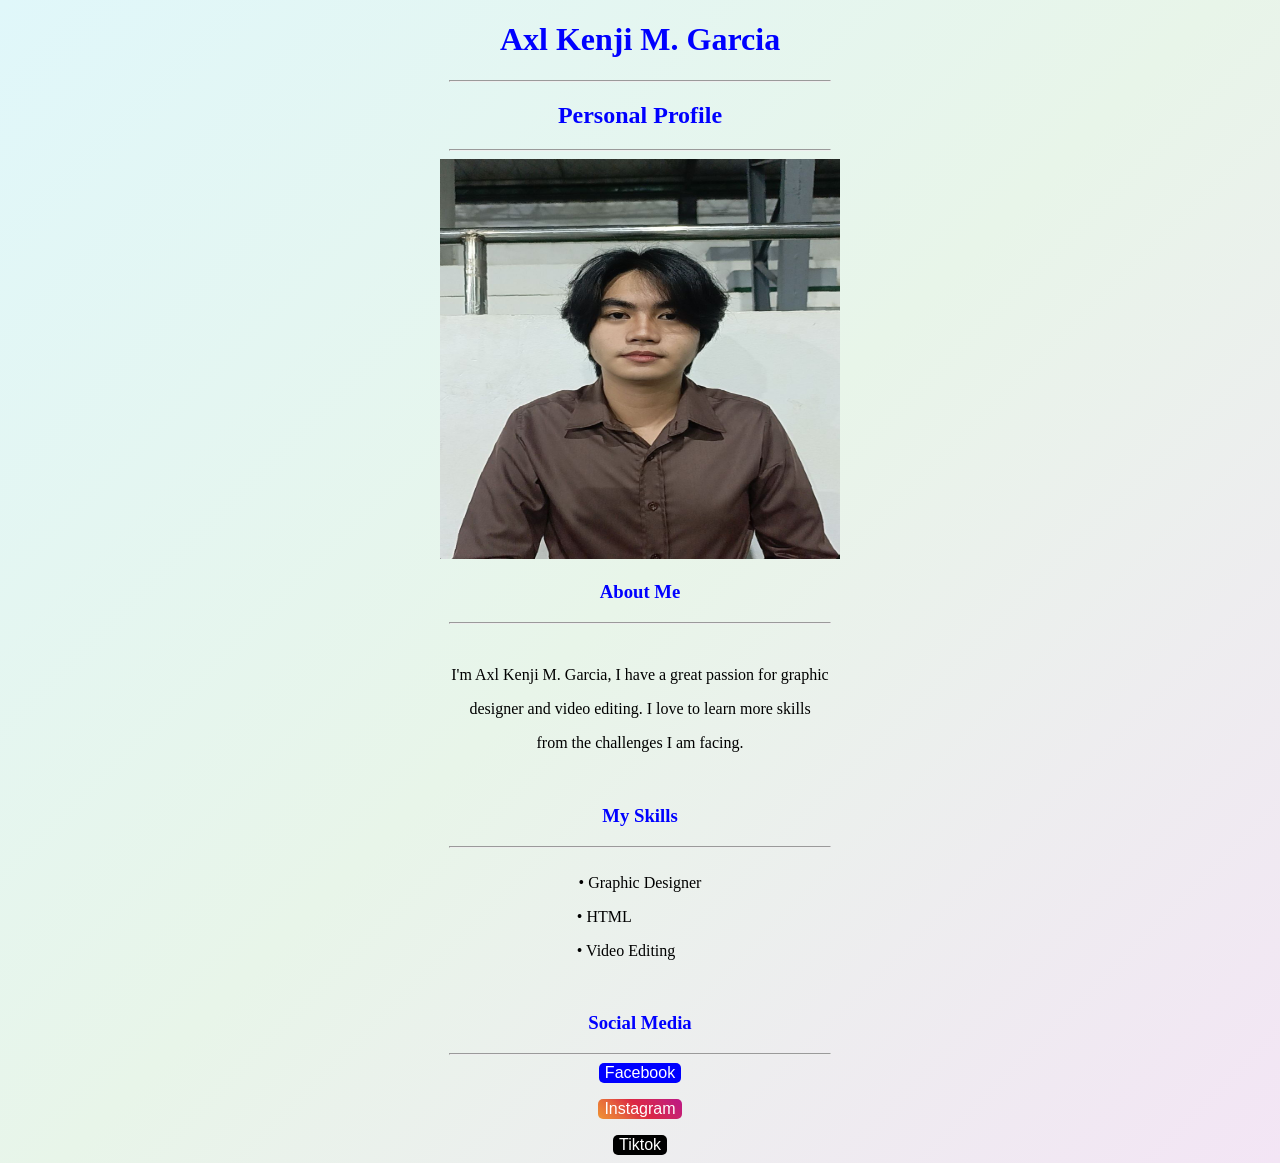
<file: Axl_Portfolio.html>
<!DOCTYPE html>
<html>
<head>
<title> My Portfolio </title>
</head>
<body>
	<body style="background:linear-gradient(135deg, #E0F7FA, #E8F5E9, #F3E5F5);">
<center>


<body style="font-family: Arial">

	<h1 style="color:blue;"> Axl Kenji M. Garcia </h1>
	<hr style="width:30%"/>
	
	<h2 style="color:blue;"> Personal Profile </h2>
	<hr style="width:30%"/>

		<img src="Axlprofile.jpeg" width="400" height="400">

	<h3 style="color:blue;"> About Me </h3>
	<hr style="width:30%"/>	

<br>

		<p> I'm Axl Kenji M. Garcia, I have a great passion for graphic </p>
		<p> designer and video editing. I love to learn more skills</p>
		<p> from the challenges I am facing. </p>

<br>

	<h3 style="color:blue;"> My Skills </h3>
	<hr style="width:30%"/>

<br>


		&bull; Graphic Designer 
</p></pre>
		&bull; HTML &emsp;&emsp;&emsp;&ensp;&nbsp;&nbsp;&nbsp;
</p></pre>
		&bull; Video Editing &ensp;&nbsp;&nbsp;&ensp;
</p></pre>
		
<br>

	<h3 style="color:blue;"> Social Media </h3>
	<hr style="width:30%"/>


		<style>
        .A {
            background-color: blue;
            border: white;
            color: white;
            padding: 5px, 10px;
	    border-radius: 5px;
            font-size: 100%;
            /* Corrected padding values */
            cursor: pointer;
        }
    </style>		

		<a href="https://www.facebook.com/kenji.garcia.988">
        <button class="A"> Facebook </button> </a>

</p></pre>

		<style>
       	.B {
            background: linear-gradient(45deg, #f09433, #e6683c, #dc2743, #cc2366, #bc1888);
            border: white;
            color: white;
            padding: 5px, 10px;
	    border-radius: 5px;
	    font-size: 100%;
            /* Corrected padding values */
            cursor: pointer;
        }
    </style>

		<a href="https://www.instagram.com/axlkenjiii/?hl=en">
        <button class="B"> Instagram </button> </a>

</p></pre>

	<style>
        .C {
            background-color: black;
            border: white;
            color: white;
            padding: 5px, 10px;
	    border-radius: 5px;
	    font-size: 100%;
            /* Corrected padding values */
            cursor: pointer;
        }
    </style>


		<a href="https://www.tiktok.com/@axlgarciaaaa">
        <button class="C"> Tiktok </button> </a>
			



</center>

</body>
</html>
</file>
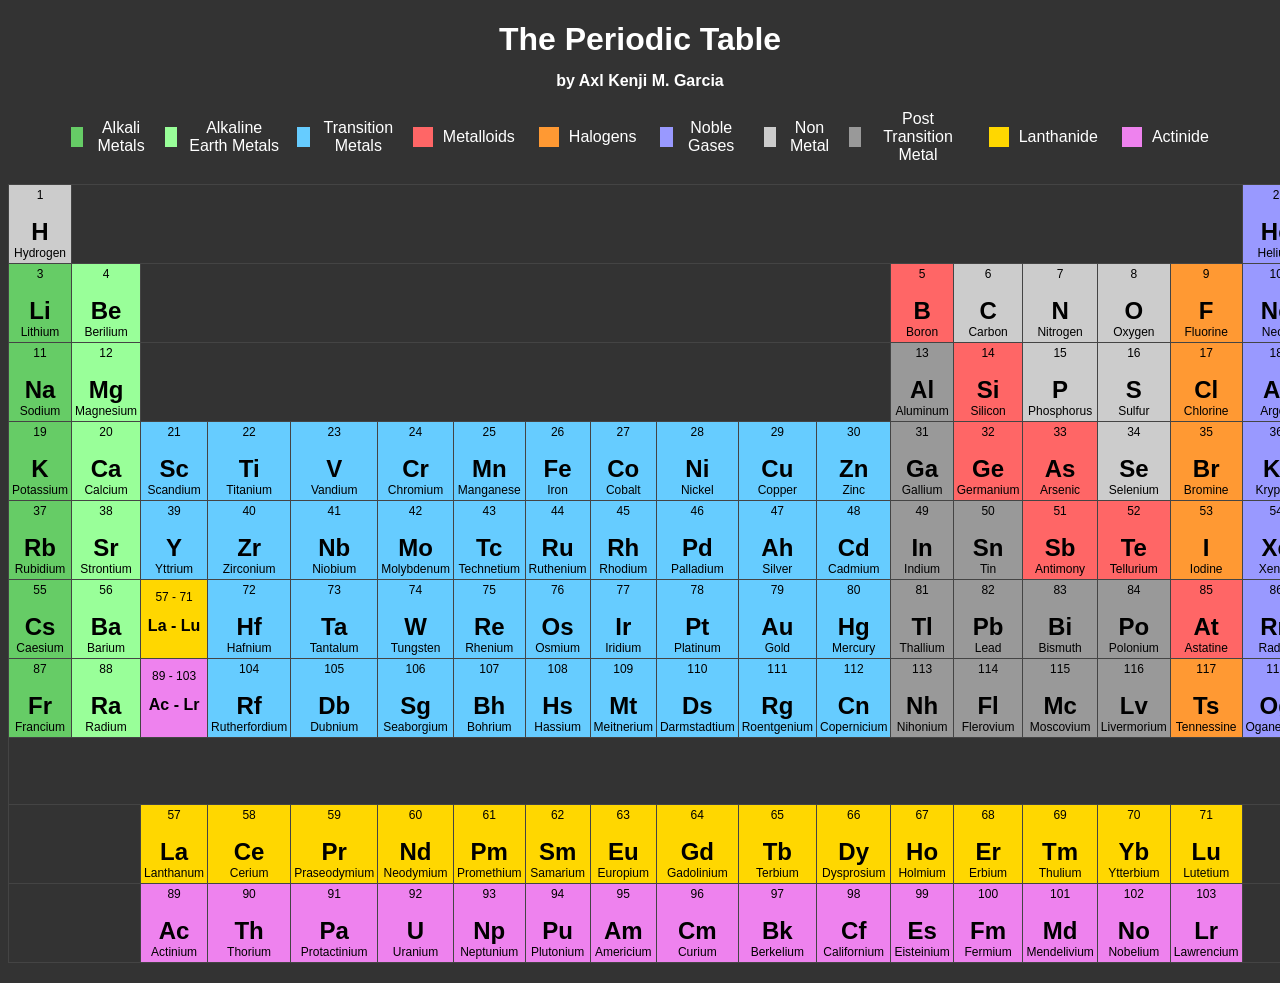
<file: Garcia_PeriodicTable.html>
<!DOCTYPE html>
<html lang="en">
<head>
    <meta charset="UTF-8">
    <meta name="viewport" content="width=device-width, initial-scale=1.0">
    <title>My Periodic Table</title>
    <style>
        body {
            font-family: Arial, sans-serif;
            background-color: #333;
            color: #fff;
            text-align: center;
        }
        table {
            margin: 20px auto;
            border-collapse: collapse;
        }
        td {
            width: 60px;
            height: 60px;
            text-align: center;
            padding: 3px;
            border: 1px solid #444;
            color: #000;
            font-size: 12px;
        }
        .element {
            position: relative;
        }
        .element-number {
            position: absolute;
            top: 5px;
            left: 5px;
            font-size: 10px;
            font-weight: bold;
        }
        .element-symbol {
            font-size: 18px;
            font-weight: bold;
            margin-top: 15px;
        }
        .alkali-metal { background-color: #66CC66; }
        .alkaline-earth-metal { background-color: #99FF99; }
        .transition-metal { background-color: #66CCFF; }
        .post-transition-metal { background-color: #999999; }
        .metalloid { background-color: #FF6666; }
        .non-metal { background-color: #CCCCCC; }
        .halogen { background-color: #FF9933; }
        .noble-gas { background-color: #9999FF; }
        .lanthanide { background-color: #FFD700; }
	.actinide { background-color: #EE82EE; }

        .A {
            margin: 20px auto;
            width: 90%;
            display: flex;
            justify-content: space-evenly;
        }
        .A-item {
            display: flex;
            align-items: center;
        }
        .color-box {
            width: 20px;
            height: 20px;
            margin-right: 10px;
        }

        h1 {
            margin-bottom: 0;
        }
        h2 {
            font-size: 16px;
        }
    </style>
</head>
<body>
    <h1>The Periodic Table</h1>
    <h2>by Axl Kenji M. Garcia</h2>

    <div class="A">
        <div class="A-item"><div class="color-box alkali-metal"></div>Alkali Metals</div>
&emsp;
        <div class="A-item"><div class="color-box alkaline-earth-metal"></div>Alkaline Earth Metals</div>
&emsp;
        <div class="A-item"><div class="color-box transition-metal"></div>Transition Metals</div>
&emsp;
        <div class="A-item"><div class="color-box metalloid"></div>Metalloids</div>
&emsp;&ensp;
        <div class="A-item"><div class="color-box halogen"></div>Halogens</div>
&emsp;&ensp;
        <div class="A-item"><div class="color-box noble-gas"></div>Noble Gases</div>
&emsp;&ensp;
	<div class="A-item"><div class="color-box non-metal"></div>Non Metal</div>
&emsp;
	<div class="A-item"><div class="color-box post-transition-metal"></div>Post Transition Metal</div>
&emsp;&ensp;
	<div class="A-item"><div class="color-box lanthanide"></div>Lanthanide</div>
&emsp;&ensp;
	<div class="A-item"><div class="color-box actinide"></div>Actinide</div>
    </div>

    <table>
        
        <tr>
            <td class="non-metal">1<h1>H</h1>Hydrogen</td>
            <td colspan="16" class="empty"></td>
            <td class="noble-gas">2<h1>He</h1>Helium</td>
        </tr>
        
        <tr>
            <td class="alkali-metal">3<h1>Li</h1>Lithium</td>
            <td class="alkaline-earth-metal">4<h1>Be</h1>Berilium</td>
            <td colspan="10" class="empty"></td>
            <td class="metalloid">5<h1>B</h1>Boron</td>
            <td class="non-metal">6<h1>C</h1>Carbon</td>
            <td class="non-metal">7<h1>N</h1>Nitrogen</td>
            <td class="non-metal">8<h1>O</h1>Oxygen</td>
            <td class="halogen">9<h1>F</h1>Fluorine</td>
            <td class="noble-gas">10<h1>Ne</h1>Neon</td>
        </tr>
        
        <tr>
            <td class="alkali-metal">11<h1>Na</h1>Sodium</td>
            <td class="alkaline-earth-metal">12<h1>Mg</h1>Magnesium</td>
            <td colspan="10" class="empty"></td>
            <td class="post-transition-metal">13<h1>Al</h1>Aluminum</td>
            <td class="metalloid">14<h1>Si</h1>Silicon</td>
            <td class="non-metal">15<h1>P</h1>Phosphorus</td>
            <td class="non-metal">16<h1>S</h1>Sulfur</td>
            <td class="halogen">17<h1>Cl</h1>Chlorine</td>
            <td class="noble-gas">18<h1>Ar</h1>Argon</td>
        </tr>
        
        <tr>
            <td class="alkali-metal">19<h1>K</h1>Potassium</td>
            <td class="alkaline-earth-metal">20<h1>Ca</h1>Calcium</td>
            <td class="transition-metal">21<h1>Sc</h1>Scandium</td>
            <td class="transition-metal">22<h1>Ti</h1>Titanium</td>
            <td class="transition-metal">23<h1>V</h1>Vandium</td>
            <td class="transition-metal">24<h1>Cr</h1>Chromium</td>
            <td class="transition-metal">25<h1>Mn</h1>Manganese</td>
            <td class="transition-metal">26<h1>Fe</h1>Iron</td>
            <td class="transition-metal">27<h1>Co</h1>Cobalt</td>
            <td class="transition-metal">28<h1>Ni</h1>Nickel</td>
            <td class="transition-metal">29<h1>Cu</h1>Copper</td>
            <td class="transition-metal">30<h1>Zn</h1>Zinc</td>
            <td class="post-transition-metal">31<h1>Ga</h1>Gallium</td>
            <td class="metalloid">32<h1>Ge</h1>Germanium</td>
            <td class="metalloid">33<h1>As</h1>Arsenic</td>
            <td class="non-metal">34<h1>Se</h1>Selenium</td>
            <td class="halogen">35<h1>Br</h1>Bromine</td>
            <td class="noble-gas">36<h1>Kr</h1>Krypton</td>
        </tr>
        
        <tr>
            <td class="alkali-metal">37<h1>Rb</h1>Rubidium</td>
            <td class="alkaline-earth-metal">38<h1>Sr</h1>Strontium</td>
            <td class="transition-metal">39<h1>Y</h1>Yttrium</td>
            <td class="transition-metal">40<h1>Zr</h1>Zirconium</td>
            <td class="transition-metal">41<h1>Nb</h1>Niobium</td>
            <td class="transition-metal">42<h1>Mo</h1>Molybdenum</td>
            <td class="transition-metal">43<h1>Tc</h1>Technetium</td>
            <td class="transition-metal">44<h1>Ru</h1>Ruthenium</td>
            <td class="transition-metal">45<h1>Rh</h1>Rhodium</td>
            <td class="transition-metal">46<h1>Pd</h1>Palladium</td>
            <td class="transition-metal">47<h1>Ah</h1>Silver</td>
            <td class="transition-metal">48<h1>Cd</h1>Cadmium</td>
            <td class="post-transition-metal">49<h1>In</h1>Indium</td>
            <td class="post-transition-metal">50<h1>Sn</h1>Tin</td>
            <td class="metalloid">51<h1>Sb</h1>Antimony</td>
            <td class="metalloid">52<h1>Te</h1>Tellurium</td>
            <td class="halogen">53<h1>I</h1>Iodine</td>
            <td class="noble-gas">54<h1>Xe</h1>Xenon</td>
        </tr>
        
        <tr>
            <td class="alkali-metal">55<h1>Cs</h1>Caesium</td>
            <td class="alkaline-earth-metal">56<h1>Ba</h1>Barium</td>
            <td class="lanthanide">57 - 71<h2>La - Lu</h2></td>
	    <td class="transition-metal">72<h1>Hf</h1>Hafnium</td>
	    <td class="transition-metal">73<h1>Ta</h1>Tantalum</td>
	    <td class="transition-metal">74<h1>W</h1>Tungsten</td>
	    <td class="transition-metal">75<h1>Re</h1>Rhenium</td>
	    <td class="transition-metal">76<h1>Os</h1>Osmium</td>
	    <td class="transition-metal">77<h1>Ir</h1>Iridium</td>
	    <td class="transition-metal">78<h1>Pt</h1>Platinum</td>
	    <td class="transition-metal">79<h1>Au</h1>Gold</td>
	    <td class="transition-metal">80<h1>Hg</h1>Mercury</td>
            <td class="post-transition-metal">81<h1>Tl</h1>Thallium</td>
            <td class="post-transition-metal">82<h1>Pb</h1>Lead</td>
            <td class="post-transition-metal">83<h1>Bi</h1>Bismuth</td>
            <td class="post-transition-metal">84<h1>Po</h1>Polonium</td>
            <td class="metalloid">85<h1>At</h1>Astatine</td>
            <td class="noble-gas">86<h1>Rn</h1>Radon</td>
        </tr>
        
        <tr>
            <td class="alkali-metal">87<h1>Fr</h1>Francium</td>
            <td class="alkaline-earth-metal">88<h1>Ra</h1>Radium</td>
            <td class="actinide">89 - 103<h2>Ac - Lr</h2></td>
	    <td class="transition-metal">104<h1>Rf</h1>Rutherfordium</td>
	    <td class="transition-metal">105<h1>Db</h1>Dubnium</td>
            <td class="transition-metal">106<h1>Sg</h1>Seaborgium</td>
	    <td class="transition-metal">107<h1>Bh</h1>Bohrium</td>
	    <td class="transition-metal">108<h1>Hs</h1>Hassium</td>
	    <td class="transition-metal">109<h1>Mt</h1>Meitnerium</td>
	    <td class="transition-metal">110<h1>Ds</h1>Darmstadtium</td>
	    <td class="transition-metal">111<h1>Rg</h1>Roentgenium</td>
	    <td class="transition-metal">112<h1>Cn</h1>Copernicium</td>
	    <td class="post-transition-metal">113<h1>Nh</h1>Nihonium</td>
	    <td class="post-transition-metal">114<h1>Fl</h1>Flerovium</td>
	    <td class="post-transition-metal">115<h1>Mc</h1>Moscovium</td>
	    <td class="post-transition-metal">116<h1>Lv</h1>Livermorium</td>
	    <td class="halogen">117<h1>Ts</h1>Tennessine</td>
	    <td class="noble-gas">118<h1>Og</h1>Oganesson</td>
        </tr>
	
	<tr>
            <td colspan="18" class="empty"></td>
        </tr>
        
        <tr>
            <td colspan="2" class="empty"></td>
            <td class="lanthanide">57<h1>La</h1>Lanthanum</td>
            <td class="lanthanide">58<h1>Ce</h1>Cerium</td>
            <td class="lanthanide">59<h1>Pr</h1>Praseodymium</td>
            <td class="lanthanide">60<h1>Nd</h1>Neodymium</td>
            <td class="lanthanide">61<h1>Pm</h1>Promethium</td>
            <td class="lanthanide">62<h1>Sm</h1>Samarium</td>
            <td class="lanthanide">63<h1>Eu</h1>Europium</td>
            <td class="lanthanide">64<h1>Gd</h1>Gadolinium</td>
            <td class="lanthanide">65<h1>Tb</h1>Terbium</td>
            <td class="lanthanide">66<h1>Dy</h1>Dysprosium</td>
            <td class="lanthanide">67<h1>Ho</h1>Holmium</td>
            <td class="lanthanide">68<h1>Er</h1>Erbium</td>
            <td class="lanthanide">69<h1>Tm</h1>Thulium</td>
            <td class="lanthanide">70<h1>Yb</h1>Ytterbium</td>
            <td class="lanthanide">71<h1>Lu</h1>Lutetium</td>
	    <td colspan="1" class="empty"></td>
        </tr>
        
        <tr>
            <td colspan="2" class="empty"></td>
            <td class="actinide">89<h1>Ac</h1>Actinium</td>
            <td class="actinide">90<h1>Th</h1>Thorium</td>
            <td class="actinide">91<h1>Pa</h1>Protactinium</td>
            <td class="actinide">92<h1>U</h1>Uranium</td>
            <td class="actinide">93<h1>Np</h1>Neptunium</td>
            <td class="actinide">94<h1>Pu</h1>Plutonium</td>
            <td class="actinide">95<h1>Am</h1>Americium</td>
            <td class="actinide">96<h1>Cm</h1>Curium</td>
            <td class="actinide">97<h1>Bk</h1>Berkelium</td>
            <td class="actinide">98<h1>Cf</h1>Californium</td>
            <td class="actinide">99<h1>Es</h1>Eisteinium</td>
            <td class="actinide">100<h1>Fm</h1>Fermium</td>
            <td class="actinide">101<h1>Md</h1>Mendelivium</td>
            <td class="actinide">102<h1>No</h1>Nobelium</td>
            <td class="actinide">103<h1>Lr</h1>Lawrencium</td>
	    <td colspan="1" class="empty"></td>
        </tr>
    </table>
</body>
</html>
</file>
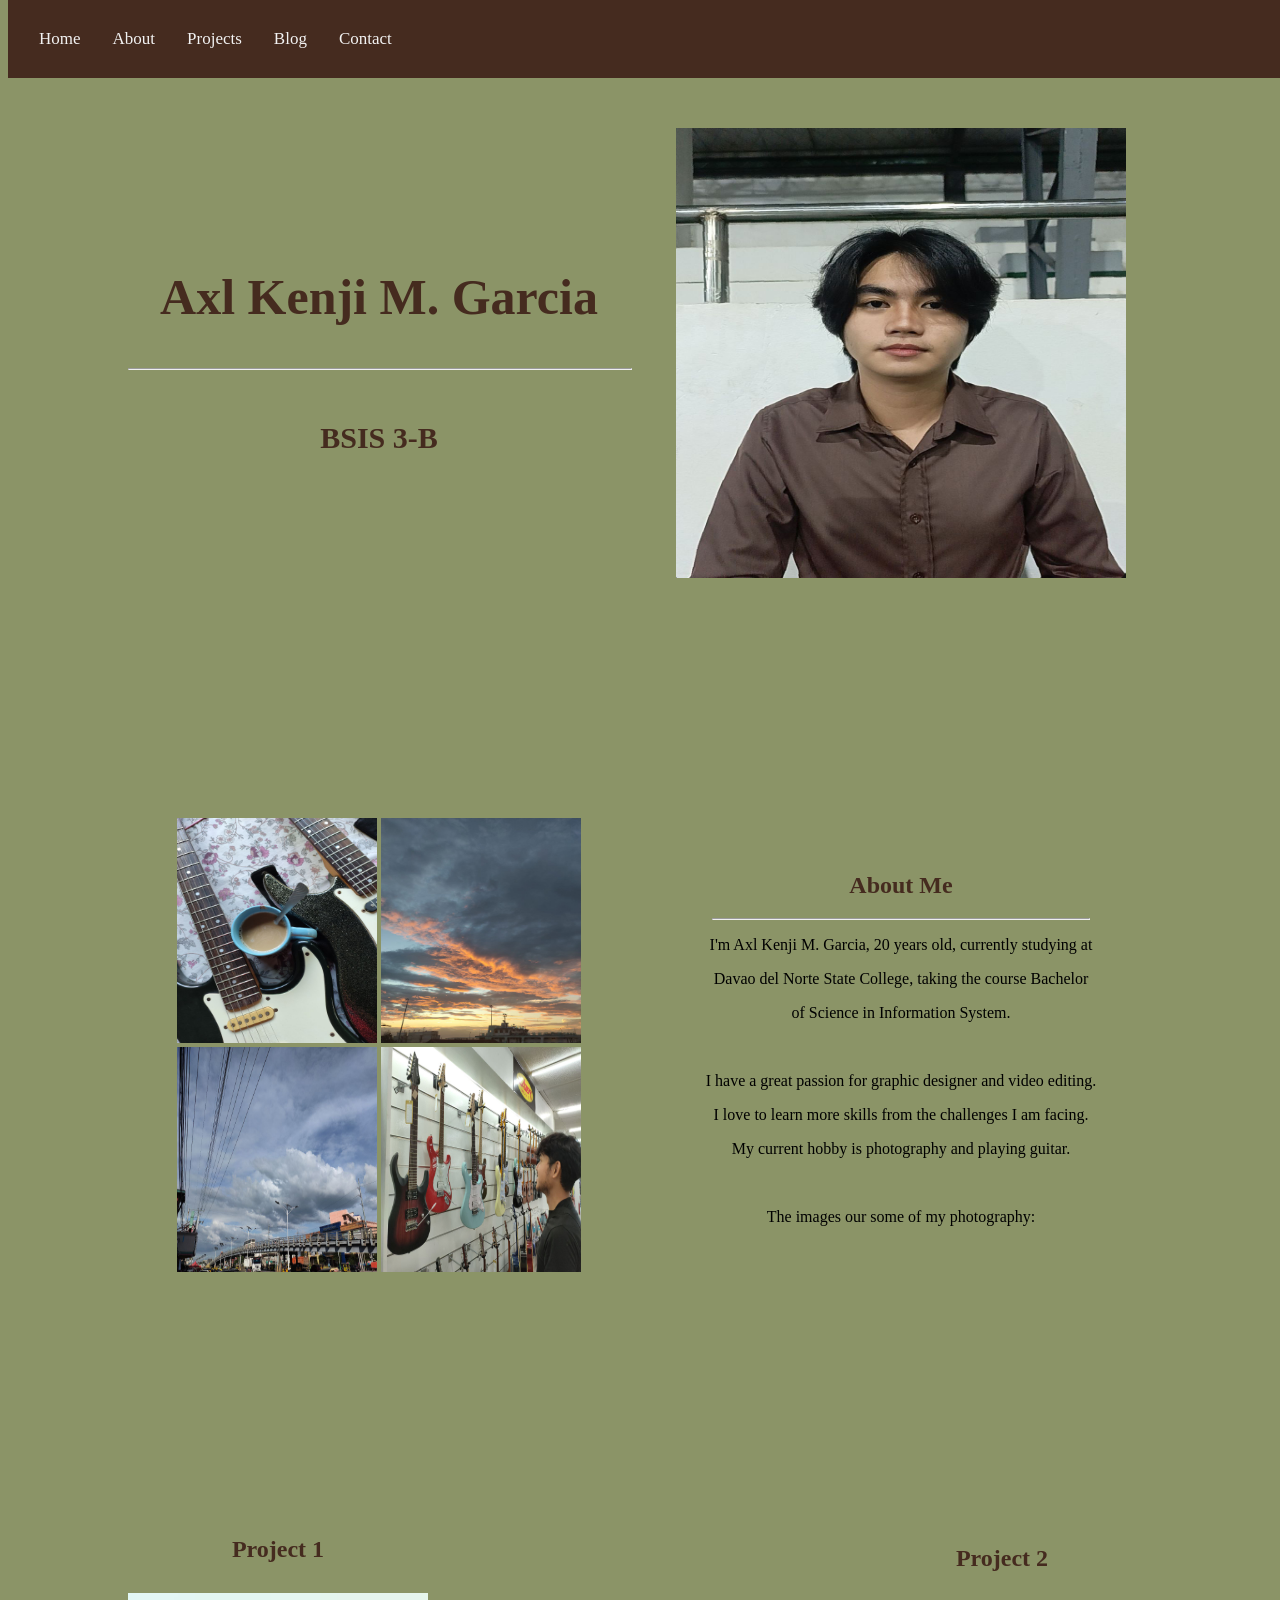
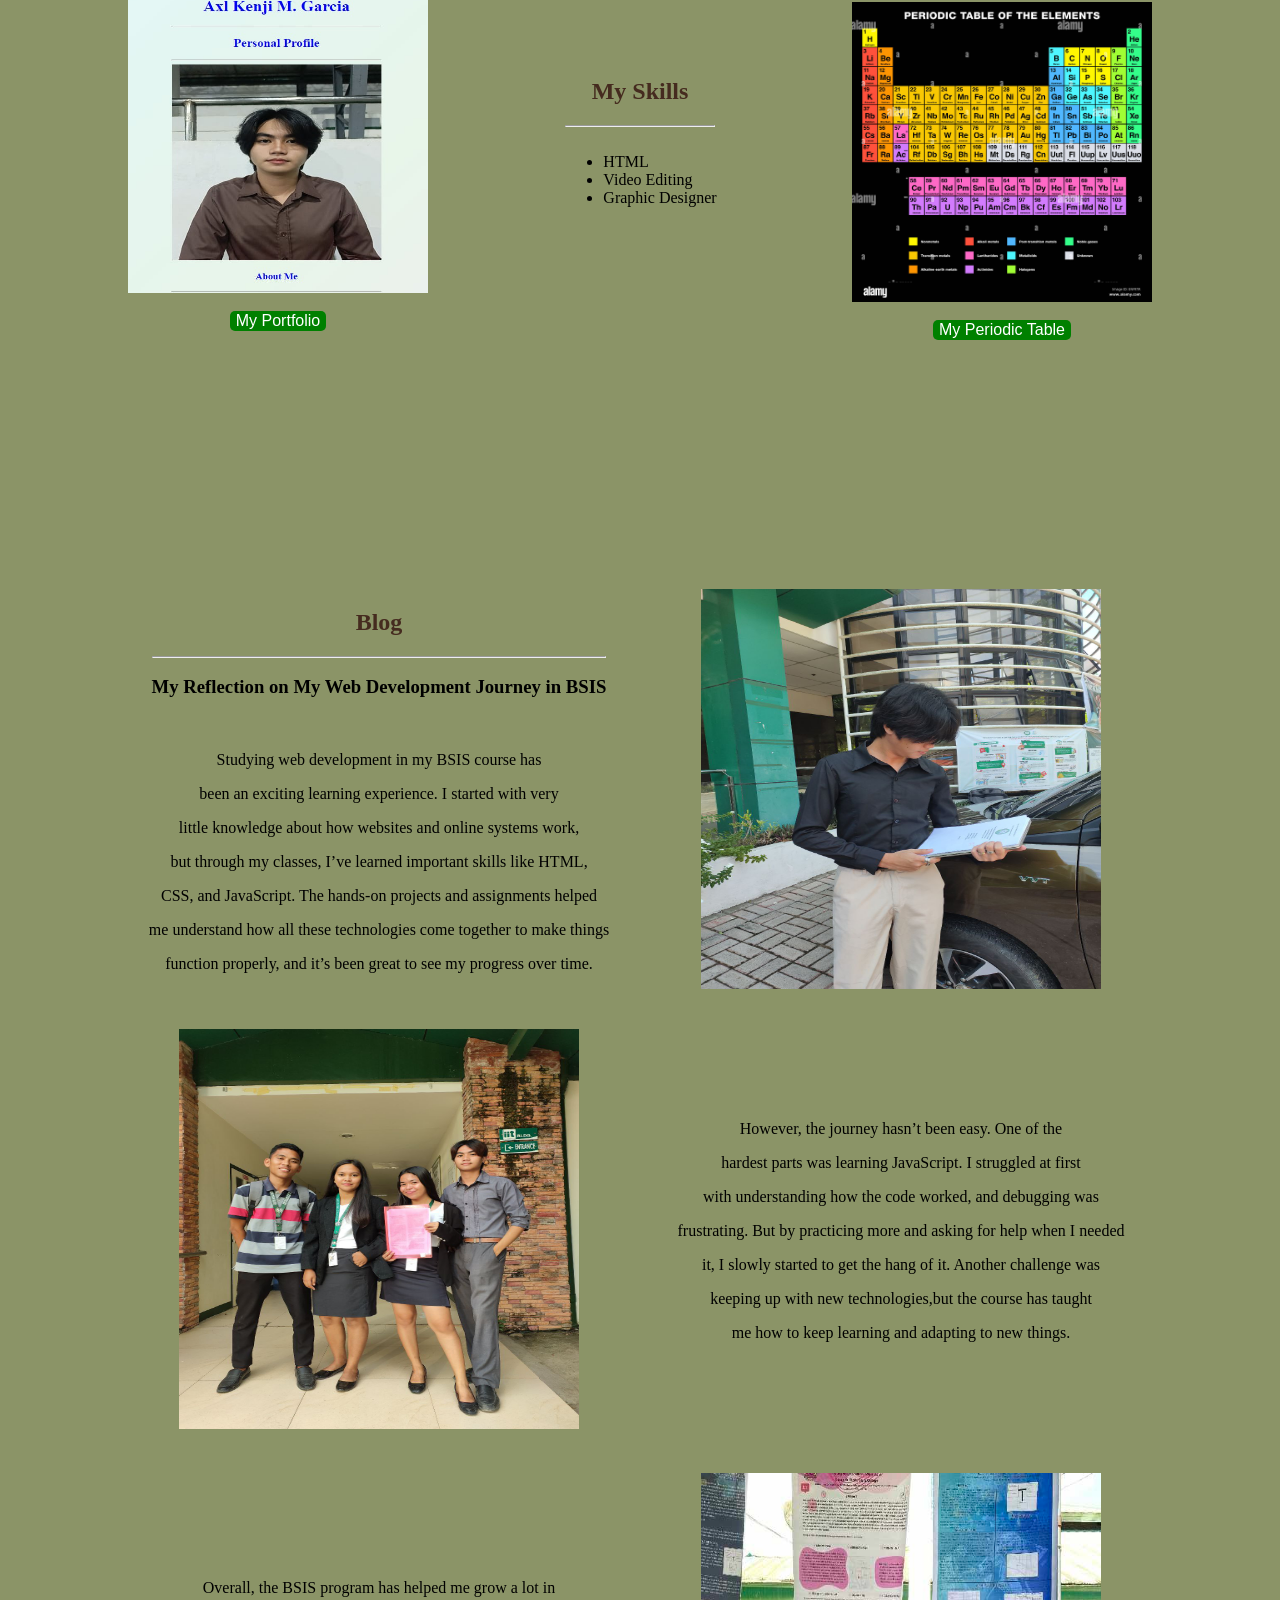
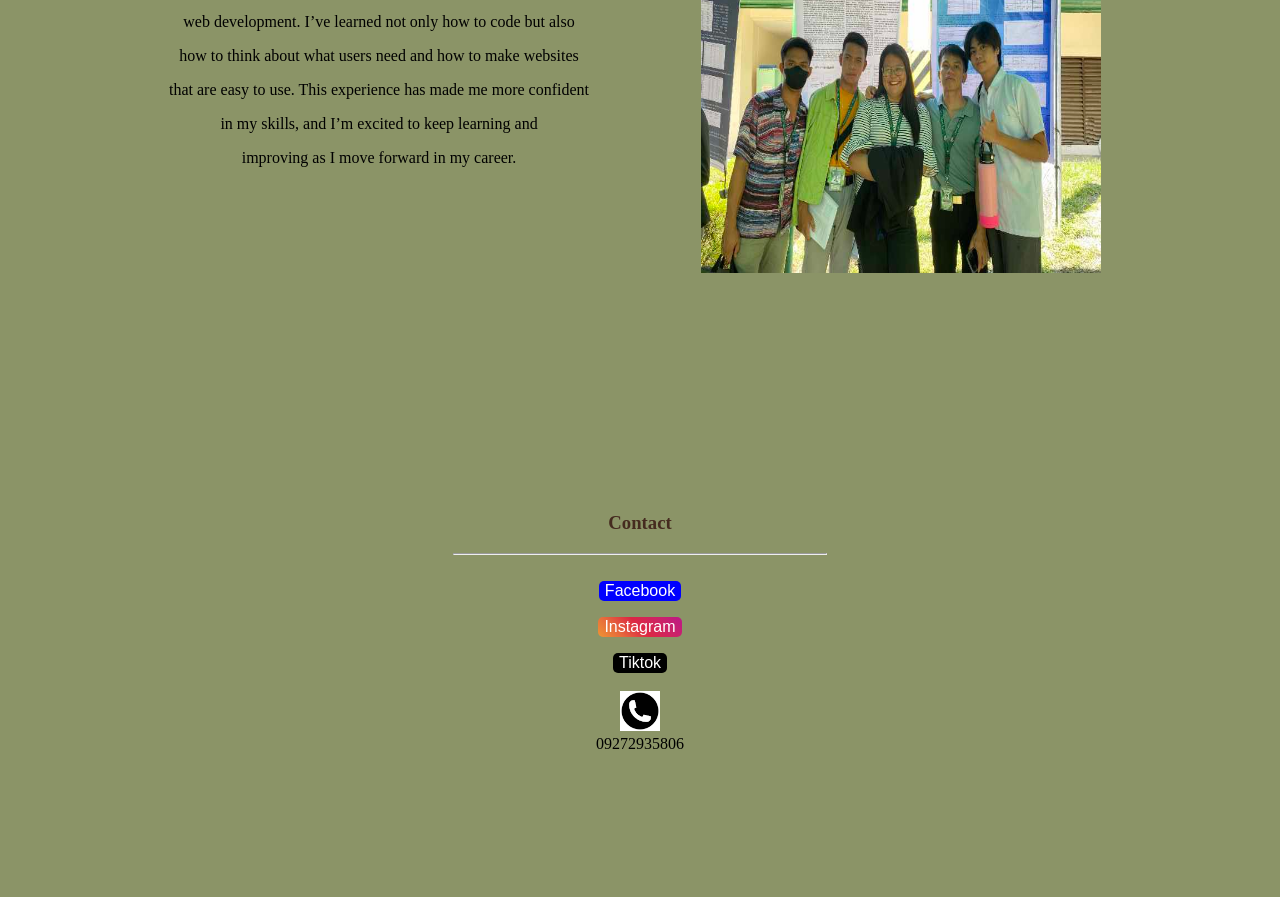
<file: Portfolio_updated.html>
<!DOCTYPE html>
<html>
<head>
<title> My Personal Portfolio </title>
</head>

<style> 

	.topnav {
  background-color: #452B1F;
  overflow: hidden;
  display: flex;
  padding: 15px;
  position: fixed;
  top: 0;
  width: 100%;
  z-index: 1000;
}

	.topnav a {
  float: left;
  display: block;
  color: #f2f2f2;
  text-align: center;
  padding: 14px 16px;
  text-decoration: none;
  font-size: 17px;
}

	.topnav a:hover {
  background-color: #8B9467;
  color: black;
}


	section {
  padding: 100px;
}




	ul {
  display: table;
  margin: 0 auto;
}
	ul { 
  display: inline-block; 
  text-align: left;
}





	.A {
            background-color: blue;
            border: white;
            color: white;
            padding: 5px, 10px;
	    border-radius: 5px;
            font-size: 100%;
            cursor: pointer;
        }

	.B {
            background: linear-gradient(45deg, #f09433, #e6683c, #dc2743, #cc2366, #bc1888);
            border: white;
            color: white;
            padding: 5px, 10px;
	    border-radius: 5px;
	    font-size: 100%;
            cursor: pointer;
        }

	.C {
            background-color: black;
            border: white;
            color: white;
            padding: 5px, 10px;
	    border-radius: 5px;
	    font-size: 100%;
            cursor: pointer;
        }
	
	.D {
	    background-color: #008000;
            border: black;
            color: white;
            padding: 5px, 10px;
	    border-radius: 5px;
	    font-size: 100%;
            cursor: pointer;
        }





	.container {
            display: flex;
            justify-content: space-between;
            align-items: center;
            padding: 20px;
        }

	.text-section1 {
            flex: 1;
            margin-right: 20px;
        }


	.image-section1 {
            flex: 1;
            display: flex;
            justify-content: center;
        }

	.image-section2 {
            flex: 1;
            margin-right: 20px;
	    justify-content: center;
            margin-right: 20px;
        }

	.text-section2 {
            flex: 1;
        }

	.left-image, .right-image {
            display: flex;
            flex-direction: column;
            align-items: center;
        }

	.center-text {
            flex: 2;
            text-align: center;
        }

	.image-text {
            font-size: 16px;
            margin-bottom: 10px;
        }


</style>		





<body>
	<body style="background: #8B9467;">
	
	<div class="topnav" id="myTopnav">
  <a href="#home">Home</a>
  <a href="#about">About</a>
  <a href="#projects">Projects</a>
  <a href="#blog">Blog</a>
  <a href="#contact">Contact</a>
  </div>
	




<center>
<body style="font-family: Arial">










<section id="home">
	
	<div class="container">
        	<div class="text-section1">
            	<h1 style="color: #452B1F; font-size: 50px;"> Axl Kenji M. Garcia </h1>
		<hr style="width:100%"/><br>
		<h1 style="color: #452B1F; font-size: 30px;"> BSIS 3-B </h1>
              	</div>

        	<div class="image-section1">
            	<img src="Axlprofile.jpeg" width="450" height="450">
        	</div>
         </div>

</section>










<section id="about">

	<div class="container">
		<div class="image-section2">
		<img src="P1.jpeg" width="200" height="225">
		<img src="P2.jpeg" width="200" height="225"><br>
		<img src="P6.jpeg" width="200" height="225">
		<img src="P7.jpeg" width="200" height="225"><br>
		</div>

		<div class="text-section2">
		<h2 style="color: #452B1F;"> About Me </h2>
		<hr style="width:75%"/>	
		<p> I'm Axl Kenji M. Garcia, 20 years old, currently studying at  </p>
		<p> Davao del Norte State College, taking the course Bachelor </p>
		<p> of Science in Information System.  </p> <br>
		<p> I have a great passion for graphic designer and video editing. </p>
		<p> I love to learn more skills from the challenges I am facing.
		<p> My current hobby is photography and playing guitar. </p> <br>
		<p> The images our some of my photography: </p>
		</div>
	</div>

</section>










<section id="projects">
	<div class="container">
        	<div class="left-image">
		<div class="image-text">
		<h2 style="color: #452B1F;"> Project 1 </h2>
		</div>
        	<img src="P8.jpeg" width="300" height="300"><br>
		<a href="Axl_Portfolio.html">
 		<button class="D"> My Portfolio </button> </a><br>
        	</div>

	<div class="center-text">
            <h2 style="color: #452B1F;"> My Skills </h2>
	    <hr style="width:35%"/><br>

		<ul>
			<li> HTML </li>
			<li> Video Editing </li>
			<li> Graphic Designer </li>
		</ul>
        </div>

	<div class="right-image">
		<div class="image-text">
		<h2 style="color: #452B1F;"> Project 2 </h2>
		</div>
        	<img src="periodic.jpeg" width="300" height="300"><br>
		<a href="Garcia_PeriodicTable.html">
		<button class="D"> My Periodic Table </button> </a>
		</div>
        </div>

</section>










<section id="blog">
	<div class="container">
		<div class="text-section1">
		<h2 style="color: #452B1F;"> Blog </h2>
		<hr style="width:90%"/>
		<h3> My Reflection on My Web Development Journey in BSIS </h3><br>
		<p> Studying web development in my BSIS course has </p>
		<p> been an exciting learning experience. I started with very </p>
		<p> little knowledge about how websites and online systems work, </p>
		<p> but through my classes, I’ve learned important skills like HTML, </p>
		<p> CSS, and JavaScript. The hands-on projects and assignments helped  </p>
		<p> me understand how all these technologies come together to make things </p>
		<p> function properly, and it’s been great to see my progress over time.</p>
               	</div>

        	<div class="image-section1">
            	<img src="P10.jpeg" width="400" height="400">
        	</div>
        </div>
        
	<div class="container">
		<div class="image-section2">
		<img src="P11.jpeg" width="400" height="400">
		</div>

		<div class="text-section2">	
		<p> However, the journey hasn’t been easy. One of the </p>
		<p> hardest parts was learning JavaScript. I struggled at first </p>
		<p> with understanding how the code worked, and debugging was </p>
		<p> frustrating. But by practicing more and asking for help when I needed </p>
		<p> it, I slowly started to get the hang of it. Another challenge was </p>
		<p> keeping up with new technologies,but the course has taught </p>
		<p> me how to keep learning and adapting to new things.</p>
		<p>  </p>
		</div>
	</div>

	<div class="container">
		<div class="text-section1">
		<p> Overall, the BSIS program has helped me grow a lot in </p>
		<p> web development. I’ve learned not only how to code but also </p>
		<p> how to think about what users need and how to make websites </p>
		<p> that are easy to use. This experience has made me more confident </p>
		<p> in my skills, and I’m excited to keep learning and </p>
		<p> improving as I move forward in my career. </p>
               	</div>

        	<div class="image-section1">
            	<img src="P9.jpg" width="400" height="400">
        	</div>
        </div>

</section>










<section id="contact">
	<h3 style="color: #452B1F;"> Contact </h3>
	<hr style="width:35%"/><br>
		

		<a href="https://www.facebook.com/kenji.garcia.988">
        <button class="A"> Facebook </button> </a>

</p></pre>

		<a href="https://www.instagram.com/axlkenjiii/?hl=en">
        <button class="B"> Instagram </button> </a>

</p></pre>

		<a href="https://www.tiktok.com/@axlgarciaaaa">
        <button class="C"> Tiktok </button> </a> <br><br>

		<img src="phone.jpeg" width="40" height="40"> <br>
		09272935806
		
</section>
<br><br>		






</center>

</body>
</html>
</file>
